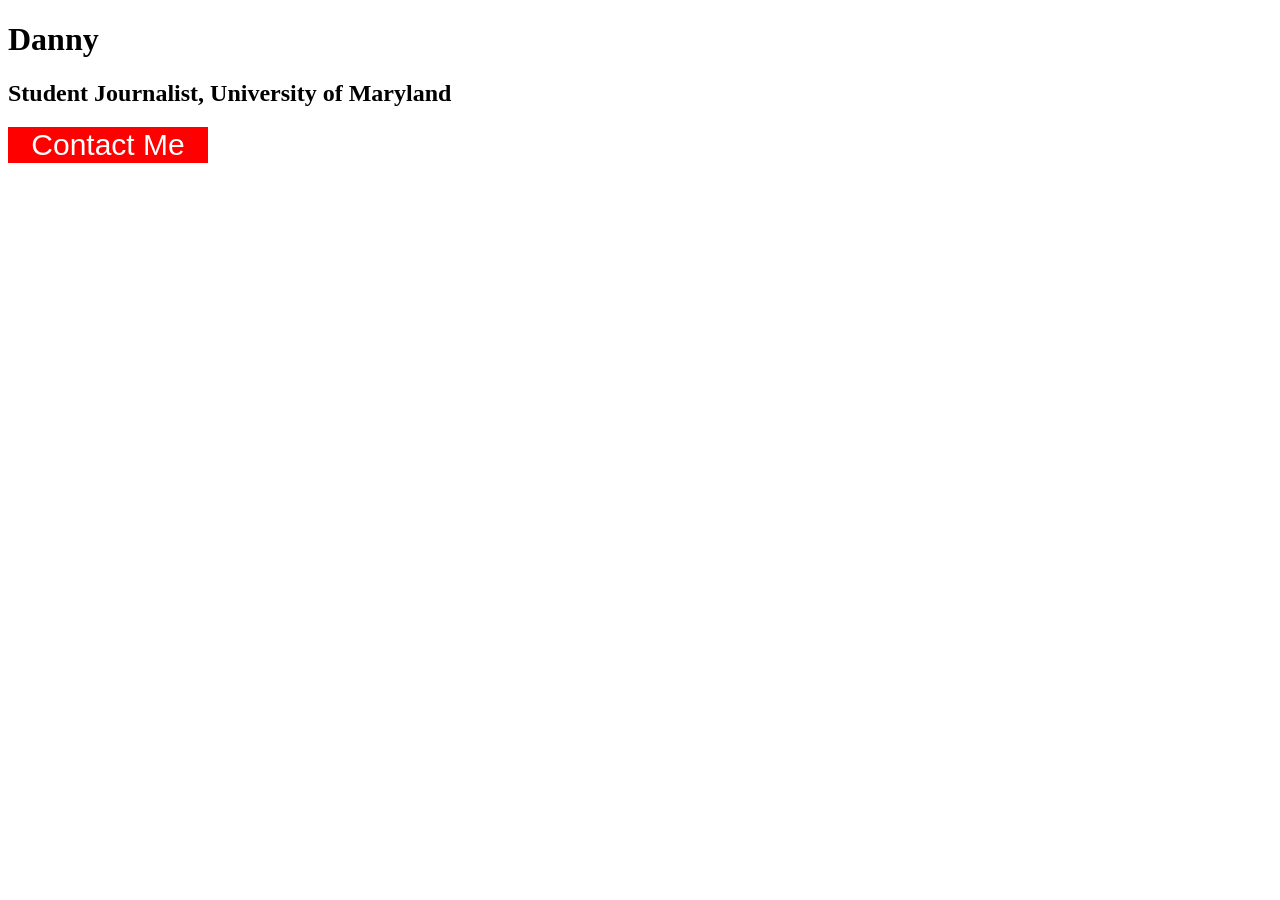
<file: button-assignment/index.html>
<!doctype html>
<html lang="en">
    <head>
        <title>Danny's Button</title>
        <link href="style.css" rel="stylesheet" />
    </head>

    <body>
        <h1>Danny</h1>
        <h2>Student Journalist, University of Maryland</h2>

        <button class="red-button">Contact Me</button>
    </body>
</html>
</file>
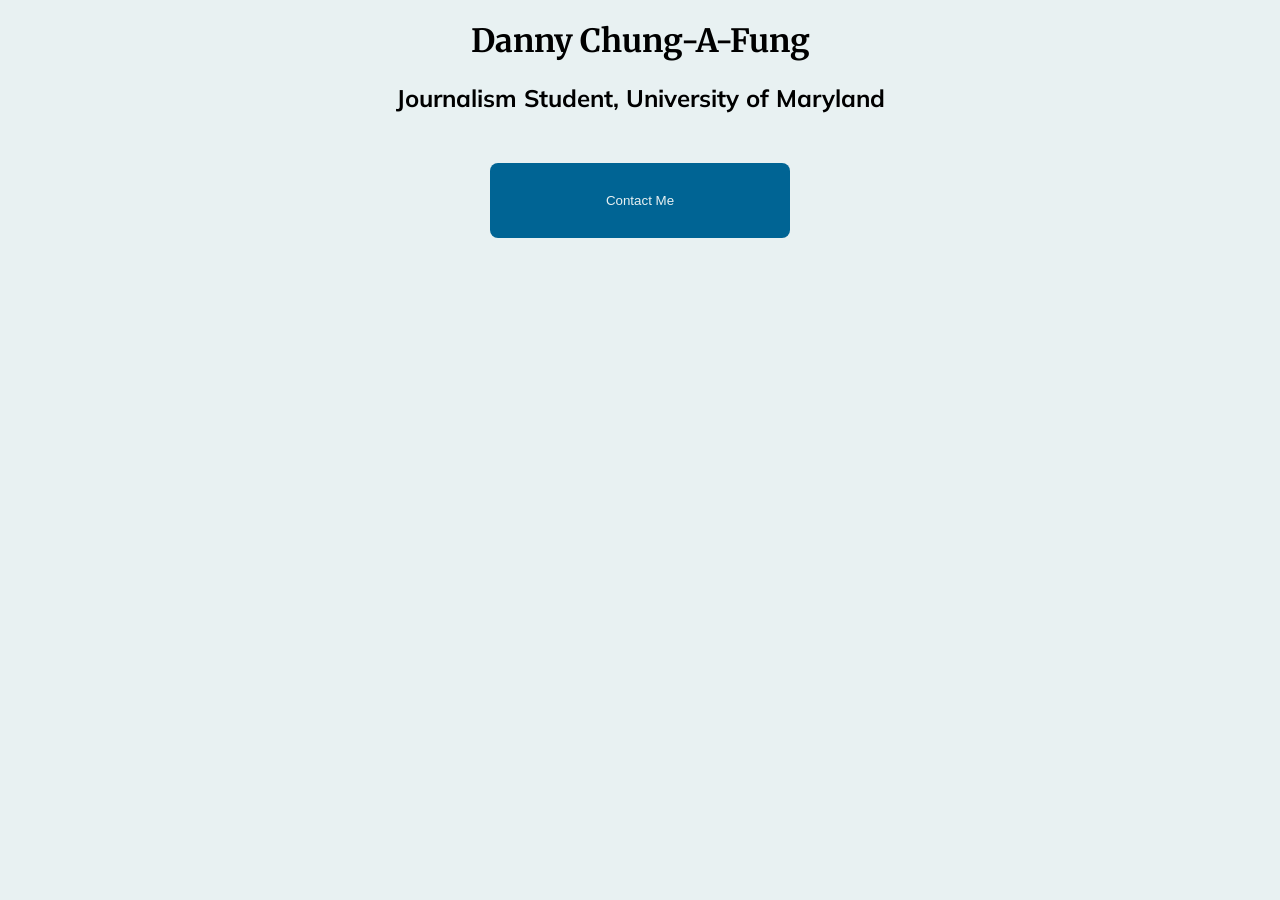
<file: contact-button-assignment/index.html>
<!doctype html>
<html lang="en">
    <head>
      
        <link rel="preconnect" href="https://fonts.googleapis.com" />
        <link rel="preconnect" href="https://fonts.gstatic.com" crossorigin />
        <link
            href="https://fonts.googleapis.com/css2?family=Merriweather:ital,opsz,wght@0,18..144,300..900;1,18..144,300..900&family=Mulish:ital,wght@0,200..1000;1,200..1000&display=swap"
            rel="stylesheet" />

        <link href="style.css" rel="stylesheet" />
        <title>Danny Chung-A-Fung Button</title>
    </head>

    <body>
        <h1>Danny Chung-A-Fung</h1>
        <h2>Journalism Student, University of Maryland</h2>
        <button>Contact Me</button>
    </body>
</html>
</file>
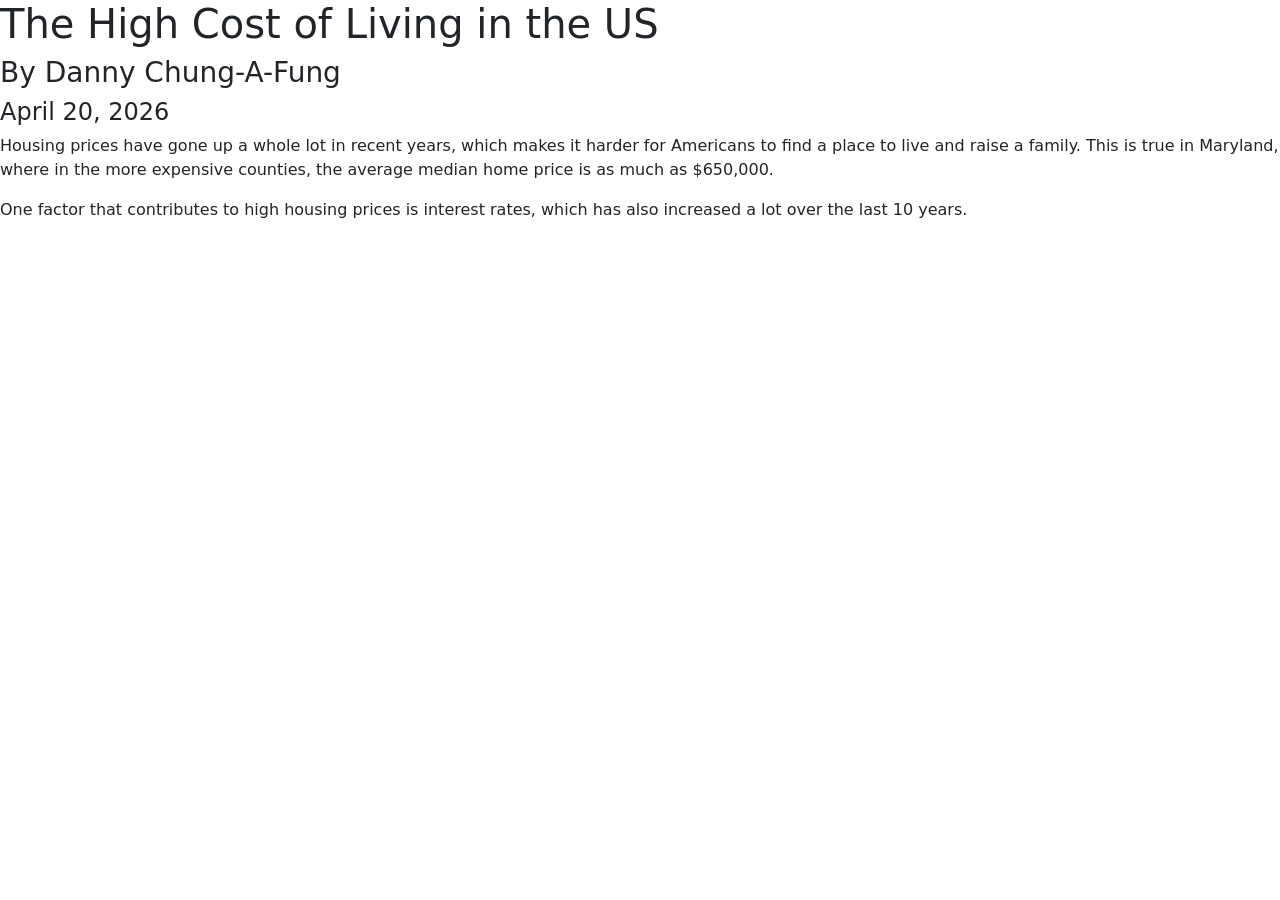
<file: data-viz-project/index.html>
<!doctype html>
<html lang="en">
    <head>
        <title>Danny Chung-A-Fung's Data Story</title>

        <meta charset="utf-8" />

        <meta name="viewport" content="width=device-width, initial-scale=1, shrink-to-fit=no" />

        <!-- Bootstrap CSS -->

        <link
            href="https://cdn.jsdelivr.net/npm/bootstrap@5.3.8/dist/css/bootstrap.min.css"
            rel="stylesheet"
            integrity="sha384-sRIl4kxILFvY47J16cr9ZwB07vP4J8+LH7qKQnuqkuIAvNWLzeN8tE5YBujZqJLB"
            crossorigin="anonymous" />

        <link href="style.css" rel="stylesheet" />
    </head>

    <body>
        <div id="article">
            <h1>The High Cost of Living in the US</h1>

            <h3 id="byline">By Danny Chung-A-Fung</h3>

            <h4 id="date">April 20, 2026</h4>

            <p>
                Housing prices have gone up a whole lot in recent years, which makes it harder for Americans to find a
                place to live and raise a family. This is true in Maryland, where in the more expensive counties, the
                average median home price is as much as $650,000.
            </p>

            <!--Chart embeds go here-->
            <div class="flourish-embed flourish-chart" data-src="visualisation/28602567" id="graph1">
                <script src="https://public.flourish.studio/resources/embed.js"></script>
                <noscript
                    ><img
                        src="https://public.flourish.studio/visualisation/28602567/thumbnail"
                        width="100%"
                        alt="visualization"
                /></noscript>
            </div>

            <p>
                One factor that contributes to high housing prices is interest rates, which has also increased a lot
                over the last 10 years.
            </p>

            <div class="flourish-embed flourish-chart" data-src="visualisation/28602079">
                <script src="https://public.flourish.studio/resources/embed.js"></script>
                <noscript
                    ><img
                        src="https://public.flourish.studio/visualisation/28602079/thumbnail"
                        width="100%"
                        alt="visualization"
                /></noscript>
            </div>
        </div>
    </body>
</html>
</file>
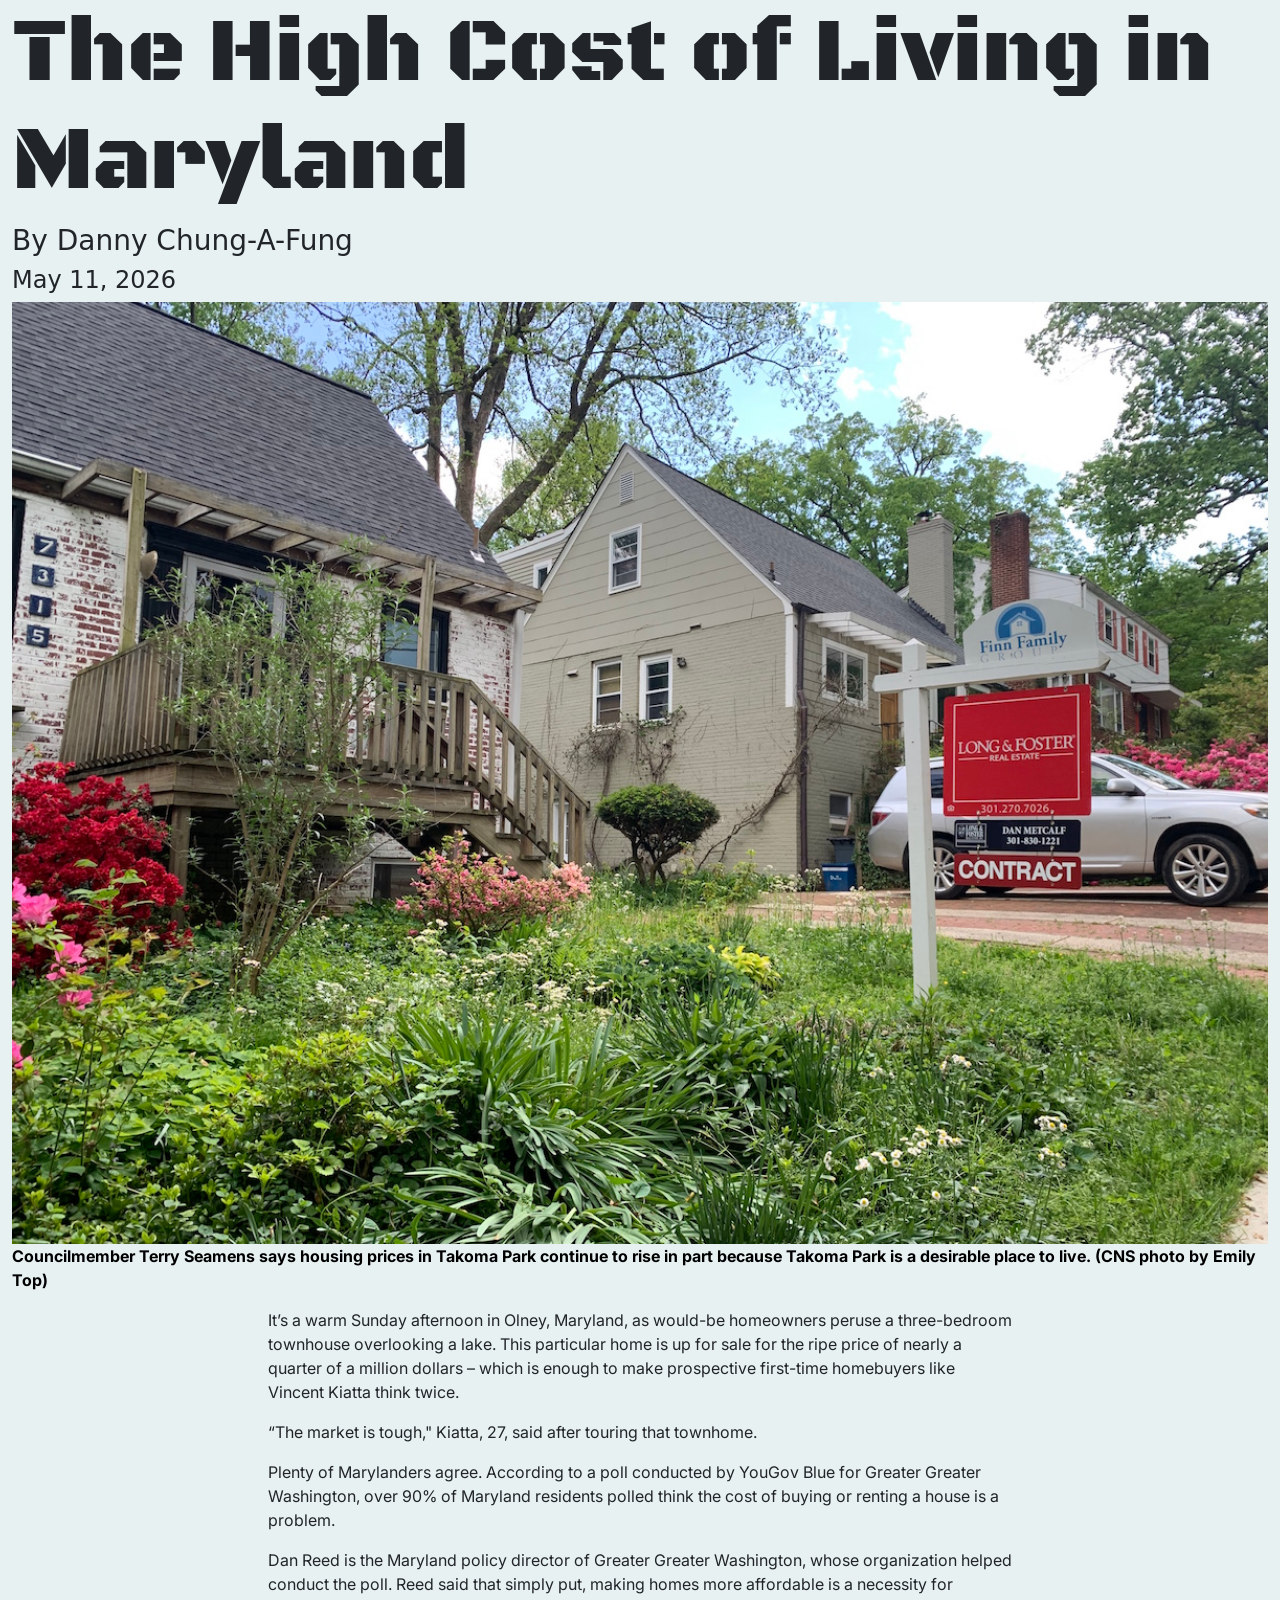
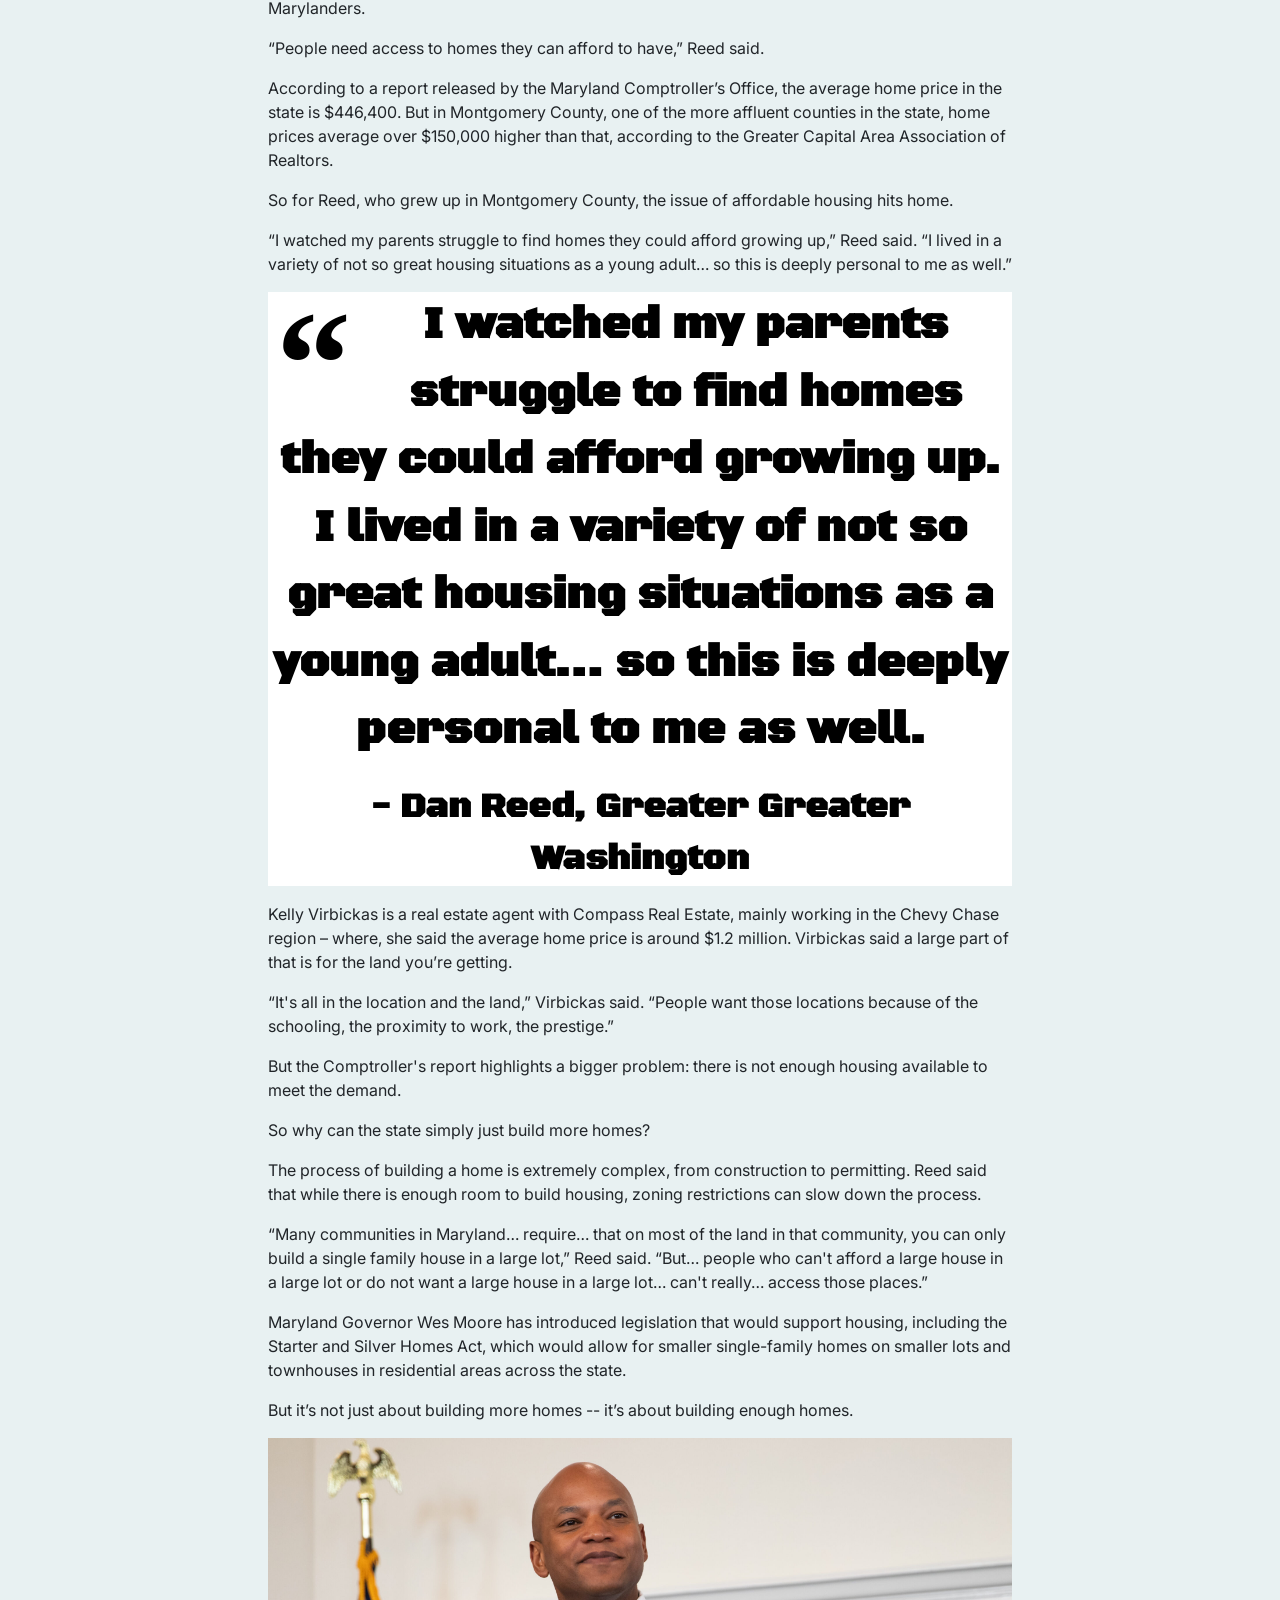
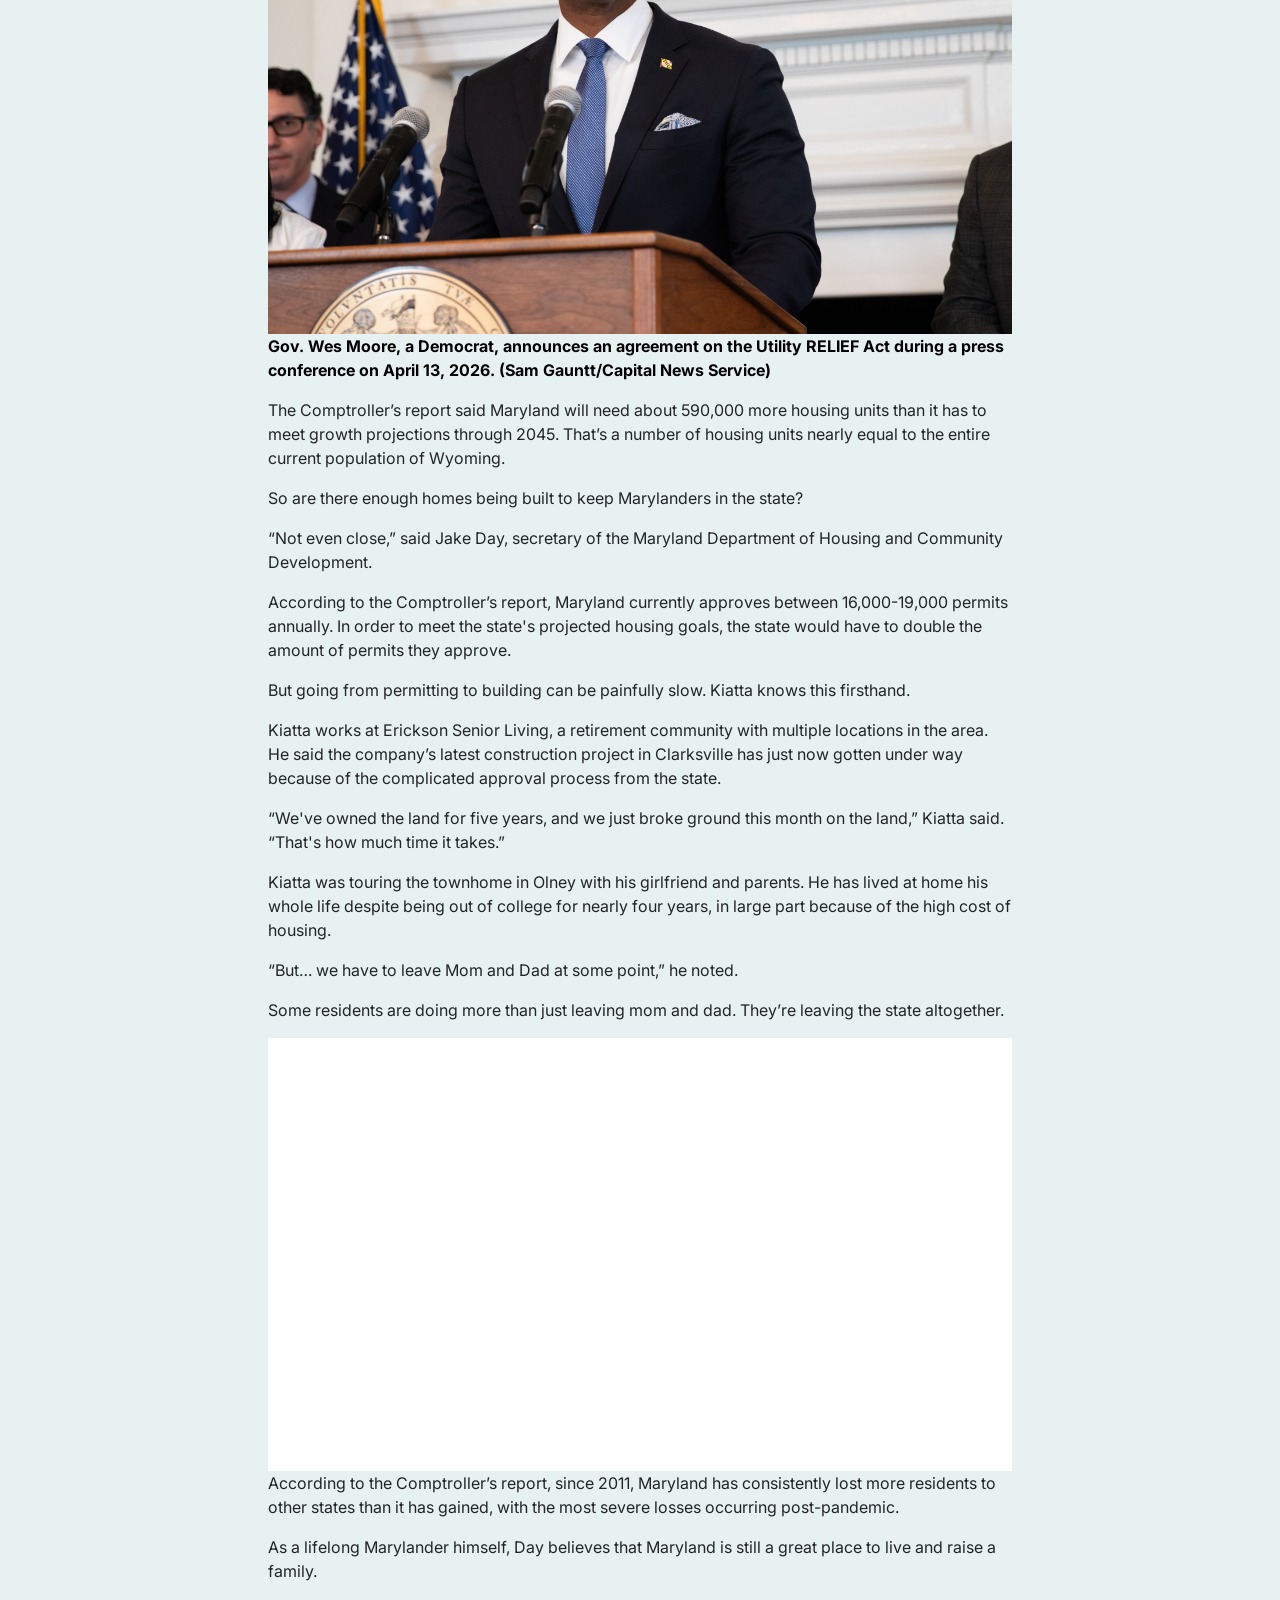
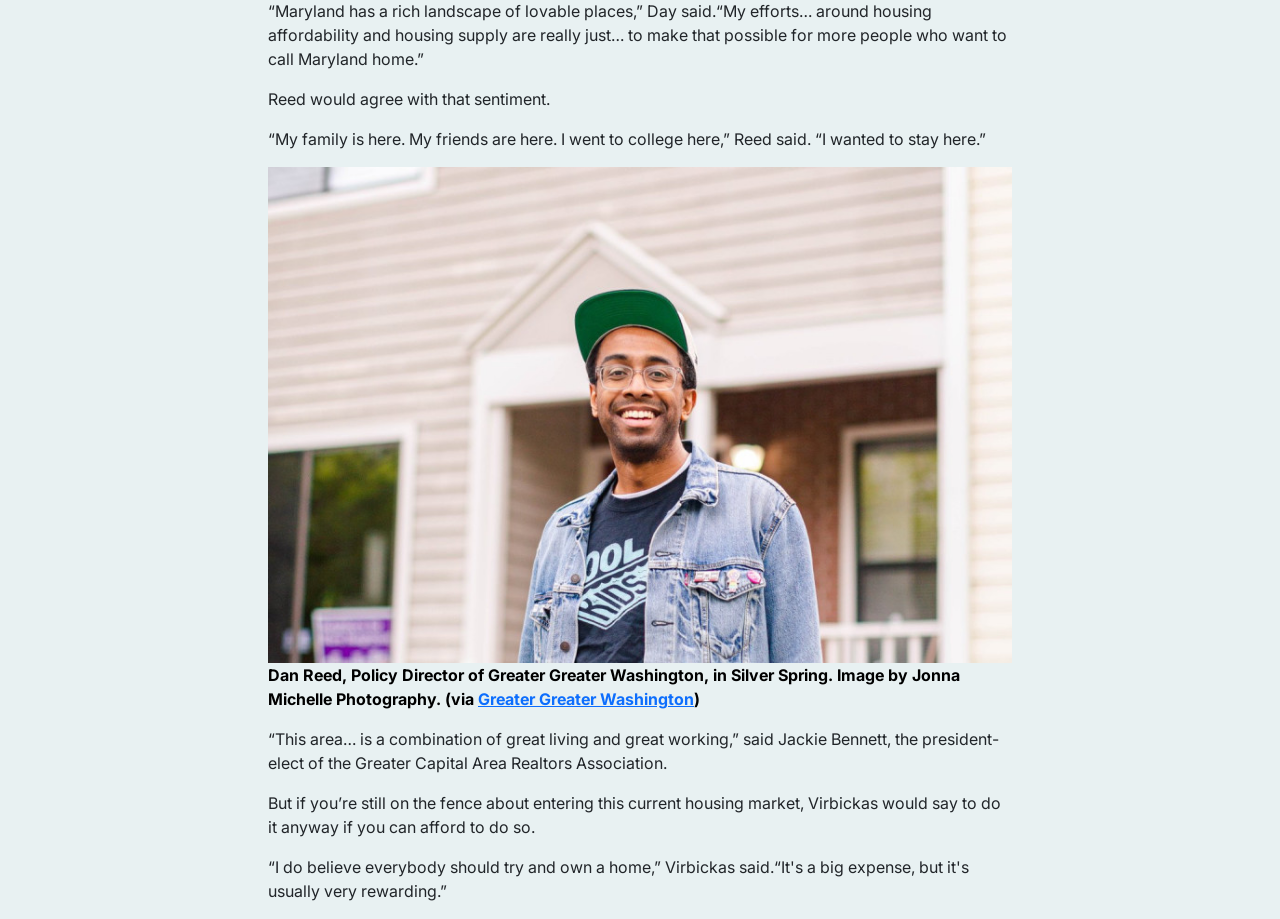
<file: final-project/index.html>
<!doctype html>
<html lang="en">
    <head>
        <title>Danny Chung-A-Fung: Final Project</title>

        <meta charset="utf-8" />
        <meta name="viewport" content="width=device-width, initial-scale=1, shrink-to-fit=no" />

        <!-- Bootstrap CSS goes here -->
        <link
            href="https://cdn.jsdelivr.net/npm/bootstrap@5.3.8/dist/css/bootstrap.min.css"
            rel="stylesheet"
            integrity="sha384-sRIl4kxILFvY47J16cr9ZwB07vP4J8+LH7qKQnuqkuIAvNWLzeN8tE5YBujZqJLB"
            crossorigin="anonymous" />

        <link rel="preconnect" href="https://fonts.googleapis.com" />
        <link rel="preconnect" href="https://fonts.gstatic.com" crossorigin />
        <link
            href="https://fonts.googleapis.com/css2?family=Black+Ops+One&family=Inter:ital,opsz,wght@0,14..32,100..900;1,14..32,100..900&display=swap"
            rel="stylesheet" />

        <link href="style.css" rel="stylesheet" />
    </head>

    <body>
        <div class="container-fluid" id="topper">
            <div class="row">
                <div class="col">
                    <h1 id="title">The High Cost of Living in Maryland</h1>
                    <h3 id="byline">By Danny Chung-A-Fung</h3>
                    <h4 id="date">May 11, 2026</h4>
                    <img src="takoma-park-homes-for-sale-spring2019-emily-top1200px.jpg" alt="picture of house" />

                    <p class="caption">
                        Councilmember Terry Seamens says housing prices in Takoma Park continue to rise in part because
                        Takoma Park is a desirable place to live. (CNS photo by Emily Top)
                    </p>
                </div>
            </div>
        </div>

        <div class="container-fluid" id="text">
            <div class="row">
                <div class="col">
                    <p>
                        It’s a warm Sunday afternoon in Olney, Maryland, as would-be homeowners peruse a three-bedroom
                        townhouse overlooking a lake. This particular home is up for sale for the ripe price of nearly a
                        quarter of a million dollars – which is enough to make prospective first-time homebuyers like
                        Vincent Kiatta think twice.
                    </p>

                    <p>“The market is tough," Kiatta, 27, said after touring that townhome.</p>
                    <p>
                        Plenty of Marylanders agree. According to a poll conducted by YouGov Blue for Greater Greater
                        Washington, over 90% of Maryland residents polled think the cost of buying or renting a house is
                        a problem.
                    </p>
                    <p>
                        Dan Reed is the Maryland policy director of Greater Greater Washington, whose organization
                        helped conduct the poll. Reed said that simply put, making homes more affordable is a necessity
                        for Marylanders.
                    </p>
                    <p>“People need access to homes they can afford to have,” Reed said.</p>
                    <p>
                        According to a report released by the Maryland Comptroller’s Office, the average home price in
                        the state is $446,400. But in Montgomery County, one of the more affluent counties in the state,
                        home prices average over $150,000 higher than that, according to the Greater Capital Area
                        Association of Realtors.
                    </p>

                    <!--Chart embeds go here-->
                    <div class="flourish-embed flourish-chart" data-src="visualisation/28602567">
                        <script src="https://public.flourish.studio/resources/embed.js"></script>
                        <noscript
                            ><img
                                src="https://public.flourish.studio/visualisation/28602567/thumbnail"
                                width="100%"
                                alt="chart visualization"
                        /></noscript>
                    </div>

                    <p>So for Reed, who grew up in Montgomery County, the issue of affordable housing hits home.</p>
                    <p>
                        “I watched my parents struggle to find homes they could afford growing up,” Reed said. “I lived
                        in a variety of not so great housing situations as a young adult… so this is deeply personal to
                        me as well.”
                    </p>
                    <div class="pullquote">
                        <p class="quote">
                            <span class="quotemark">&#x201C;</span>
                            I watched my parents struggle to find homes they could afford growing up. I lived in a
                            variety of not so great housing situations as a young adult… so this is deeply personal to
                            me as well.
                        </p>
                        <p class="attribution">- Dan Reed, Greater Greater Washington</p>
                    </div>

                    <p>
                        Kelly Virbickas is a real estate agent with Compass Real Estate, mainly working in the Chevy
                        Chase region – where, she said the average home price is around $1.2 million. Virbickas said a
                        large part of that is for the land you’re getting.
                    </p>
                    <p>
                        “It's all in the location and the land,” Virbickas said. “People want those locations because of
                        the schooling, the proximity to work, the prestige.”
                    </p>
                    <p>
                        But the Comptroller's report highlights a bigger problem: there is not enough housing available
                        to meet the demand.
                    </p>
                    <p>So why can the state simply just build more homes?</p>
                    <p>
                        The process of building a home is extremely complex, from construction to permitting. Reed said
                        that while there is enough room to build housing, zoning restrictions can slow down the process.
                    </p>
                    <p>
                        “Many communities in Maryland… require… that on most of the land in that community, you can only
                        build a single family house in a large lot,” Reed said. “But… people who can't afford a large
                        house in a large lot or do not want a large house in a large lot… can't really… access those
                        places.”
                    </p>
                    <p>
                        Maryland Governor Wes Moore has introduced legislation that would support housing, including the
                        Starter and Silver Homes Act, which would allow for smaller single-family homes on smaller lots
                        and townhouses in residential areas across the state.
                    </p>
                    <p>But it’s not just about building more homes -- it’s about building enough homes.</p>

                    <img src="CNS-wes%20moore-7672-scaled.jpg" alt="Wes Moore" />
                    <p class="caption">
                        Gov. Wes Moore, a Democrat, announces an agreement on the Utility RELIEF Act during a press
                        conference on April 13, 2026. (Sam Gauntt/Capital News Service)
                    </p>

                    <p>
                        The Comptroller’s report said Maryland will need about 590,000 more housing units than it has to
                        meet growth projections through 2045. That’s a number of housing units nearly equal to the
                        entire current population of Wyoming.
                    </p>

                    <p>So are there enough homes being built to keep Marylanders in the state?</p>

                    <p>
                        “Not even close,” said Jake Day, secretary of the Maryland Department of Housing and Community
                        Development.
                    </p>

                    <p>
                        According to the Comptroller’s report, Maryland currently approves between 16,000-19,000 permits
                        annually. In order to meet the state's projected housing goals, the state would have to double
                        the amount of permits they approve.
                    </p>

                    <p>But going from permitting to building can be painfully slow. Kiatta knows this firsthand.</p>

                    <p>
                        Kiatta works at Erickson Senior Living, a retirement community with multiple locations in the
                        area. He said the company’s latest construction project in Clarksville has just now gotten under
                        way because of the complicated approval process from the state.
                    </p>

                    <p>
                        “We've owned the land for five years, and we just broke ground this month on the land,” Kiatta
                        said. “That's how much time it takes.”
                    </p>

                    <p>
                        Kiatta was touring the townhome in Olney with his girlfriend and parents. He has lived at home
                        his whole life despite being out of college for nearly four years, in large part because of the
                        high cost of housing.
                    </p>

                    <p>“But… we have to leave Mom and Dad at some point,” he noted.</p>

                    <p>
                        Some residents are doing more than just leaving mom and dad. They’re leaving the state
                        altogether.
                    </p>

                    <!--Chart embeds go here-->
                    <div class="datawrapper">
                        <iframe
                            title="Median Home Price by Each Maryland County - March 2026"
                            aria-label="Choropleth map"
                            id="datawrapper-chart-BYCRJ"
                            src="https://datawrapper.dwcdn.net/BYCRJ/2/"
                            scrolling="no"
                            frameborder="0"
                            style="width: 0; min-width: 100% !important; border: none"
                            height="426"
                            data-external="1"></iframe>
                        <script type="text/javascript">
                            window.addEventListener("message", function (a) {
                                if (void 0 !== a.data["datawrapper-height"]) {
                                    var e = document.querySelectorAll("iframe");
                                    for (var t in a.data["datawrapper-height"])
                                        for (var r, i = 0; (r = e[i]); i++)
                                            if (r.contentWindow === a.source) {
                                                var d = a.data["datawrapper-height"][t] + "px";
                                                r.style.height = d;
                                            }
                                }
                            });
                        </script>
                    </div>

                    <p>
                        According to the Comptroller’s report, since 2011, Maryland has consistently lost more residents
                        to other states than it has gained, with the most severe losses occurring post-pandemic.
                    </p>

                    <p>
                        As a lifelong Marylander himself, Day believes that Maryland is still a great place to live and
                        raise a family.
                    </p>

                    <p>
                        “Maryland has a rich landscape of lovable places,” Day said.“My efforts… around housing
                        affordability and housing supply are really just… to make that possible for more people who want
                        to call Maryland home.”
                    </p>

                    <p>Reed would agree with that sentiment.</p>

                    <p>
                        “My family is here. My friends are here. I went to college here,” Reed said. “I wanted to stay
                        here.”
                    </p>

                    <img src="dan_reed_image_one_800_533_90.jpg" />

                    <p class="caption">
                        Dan Reed, Policy Director of Greater Greater Washington, in Silver Spring. Image by Jonna
                        Michelle Photography. (via
                        <a
                            href="https://ggwash.org/view/85117/please-welcome-ggwashs-new-regional-policy-director-dan-reed"
                            >Greater Greater Washington</a
                        >)
                    </p>

                    <p>
                        “This area… is a combination of great living and great working,” said Jackie Bennett, the
                        president-elect of the Greater Capital Area Realtors Association.
                    </p>

                    <p>
                        But if you’re still on the fence about entering this current housing market, Virbickas would say
                        to do it anyway if you can afford to do so.
                    </p>

                    <p>
                        “I do believe everybody should try and own a home,” Virbickas said.“It's a big expense, but it's
                        usually very rewarding.”
                    </p>
                </div>
            </div>
        </div>
    </body>
</html>
</file>
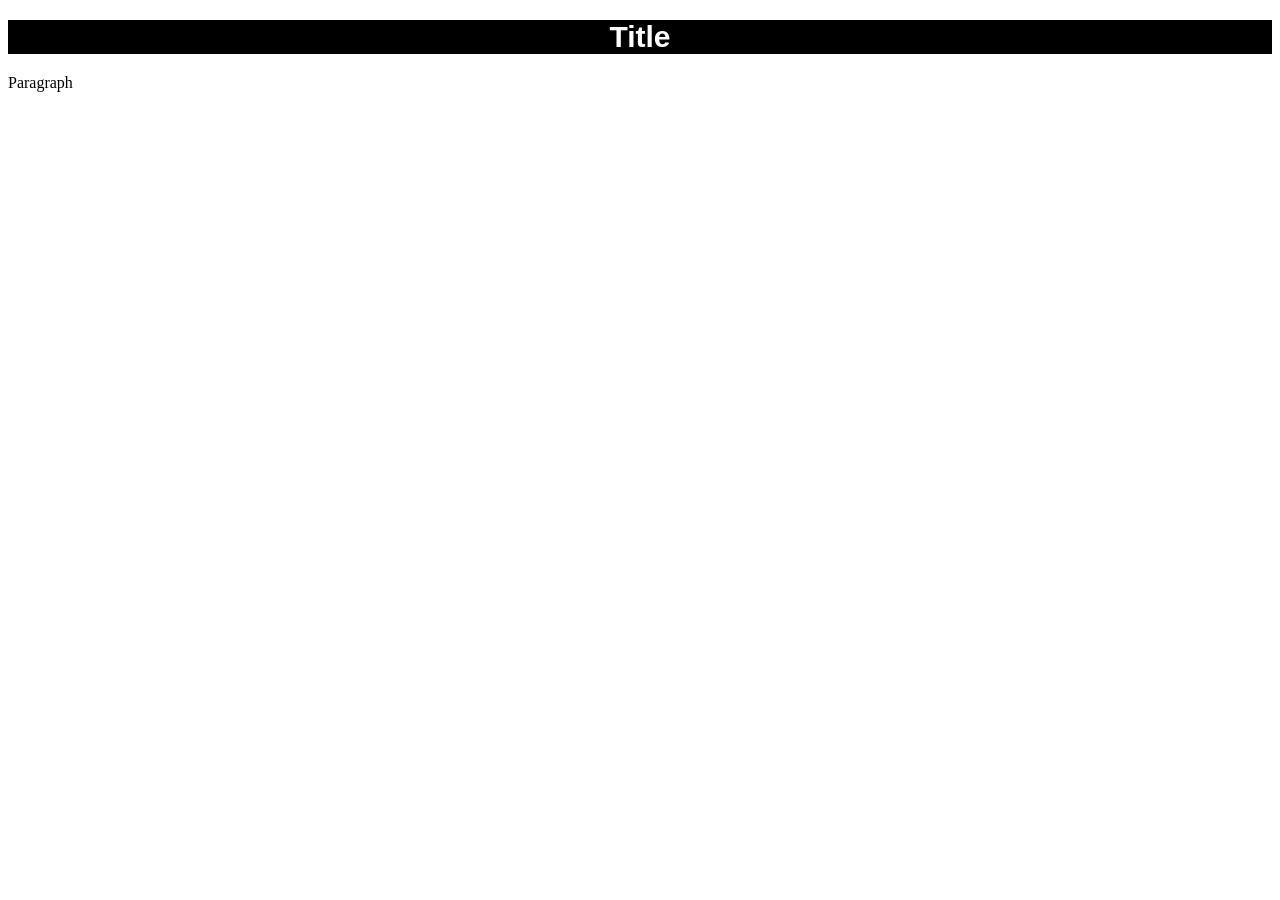
<file: styled-text.html>
<!doctype html>
<html lang="en">
    <head>
        <title>Stytled Text</title>
    </head>

    <body>
        <h1 style="background-color: black; color: white; font-family: Arial; font-size: 30px; text-align: center">
            Title
        </h1>
        <p>Paragraph</p>
    </body>
</html>
</file>
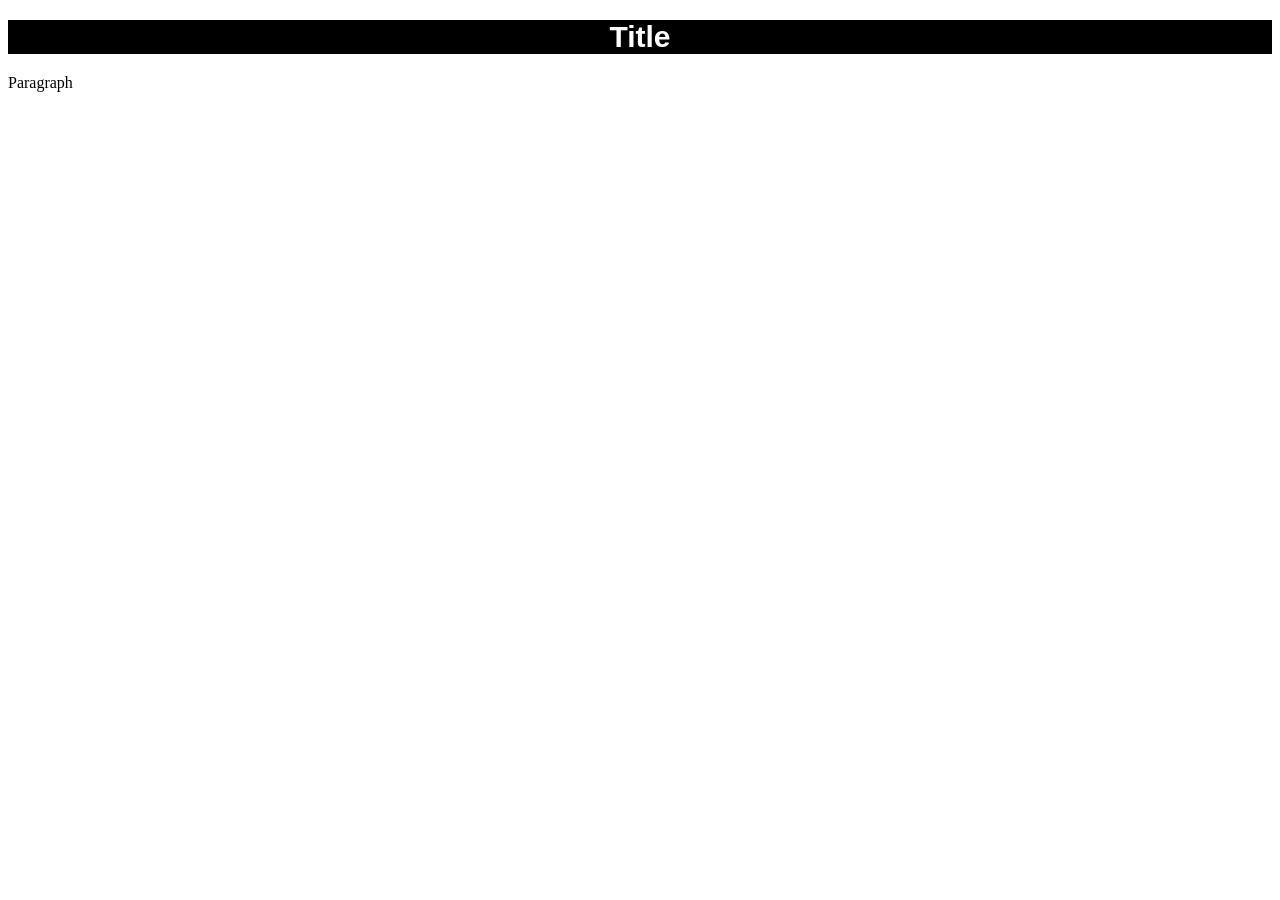
<file: styling-assignment/styled-text.html>
<!doctype html>
<html lang="en">
    <head>
        <title>Stytled Text</title>
        <link href ="style.css" rel="stylesheet"> 
        </head>

    <body>
        <h1>
            Title
        </h1>
        <p>Paragraph</p>
    </body>
</html>
</file>
<file: button-assignment/style.css>
.red-button {
    background-color: red;
    color: white;
    font-size: 30px;
    border: none;
    Width: 200px;
}
</file>
<file: contact-button-assignment/style.css>
/*
MY COLOR PALETTE
Color 1 - #13293D
Color 2 - #006494
Color 3 - #247BA0
Color 4 - #247BA0
Color 5 - #E8F1F2
*/

body {
    background-color: #e8f1f2;
    text-align: center;
}

button {
    background-color: #006494;
    color: #e8f1f2;
    letter-spacing: 0.6xpx;
    width: 300px;
    padding: 30px;
    margin-top: 30px;
    border: none;
    border-radius: 8px;
}

button:hover {
    background-color: #1b98e0;
}

h1 {
    font-family: "Merriweather", serif;
}

h2 {
    font-family: "Mulish", sans-serif;
}
</file>
<file: data-viz-project/style.css>
#article {
    width: auto;
    size: 60px;
}
</file>
<file: final-project/style.css>
/*
 Colors
Dark Brown: #5b3000
Gray Brown: #66462c
Silver brown-ish: #726953
#76877d
Gray Azure: #82a6b1

*/

@media screen {
    h1 {
        font-family: "Black Ops One", system-ui;
        font-size: 30px;
    }

    body {
        background-color: #e8f1f2;
    }

    .title {
        font-size: 20px;
    }

    .flourish-embed flourish-chart {
        size: 100px;
        background-color: white;
    }

    .pullquote {
        background-color: #ffffff;
    }

    .quote {
        font-family: Black Ops One;
        color: black;
        width: 100%;
        text-align: center;
        font-weight: bold;
        font: italic;
        font-size: 45px;
    }

    .datawrapper {
        background-color: white;
    }

    .attribution {
        width: 100%;
        text-align: center;
        color: Black;
        font-family: Black Ops One;
        font-weight: bold;
        font: italic;
        font-size: 35px;
        background-color: #ffffff;
    }

    .quotemark {
        font-family: Georgia;
        font-size: 150px;
        color: black;
        padding: 35px 7px 0px 8px;
        line-height: 0.5em;
        float: left;
    }

    img {
        width: 100%;
    }

    .caption {
        color: black;
        font-weight: bold;
        font: italic;
    }

    .credit {
        color: black;
        font-weight: bold;
        font: italic;
    }

    p {
        font-family: Inter;
    }
    #text {
        width: 100%;
    }
}
@media (min-width: 576px) {
    h1 {
        font-size: 50px;
    }
    #text {
        width: 60%;
    }
}

@media (min-width: 768px) {
    h1 {
        font-size: 65px;
    }
}
@media (min-width: 992px) {
    h1 {
        font-size: 90px;
    }
}
</file>
<file: styling-assignment/style.css>
h1 {
    background-color: black;
    color: white;
    font-family: Arial;
    font-size: 30px;
    text-align: center;
}
</file>
